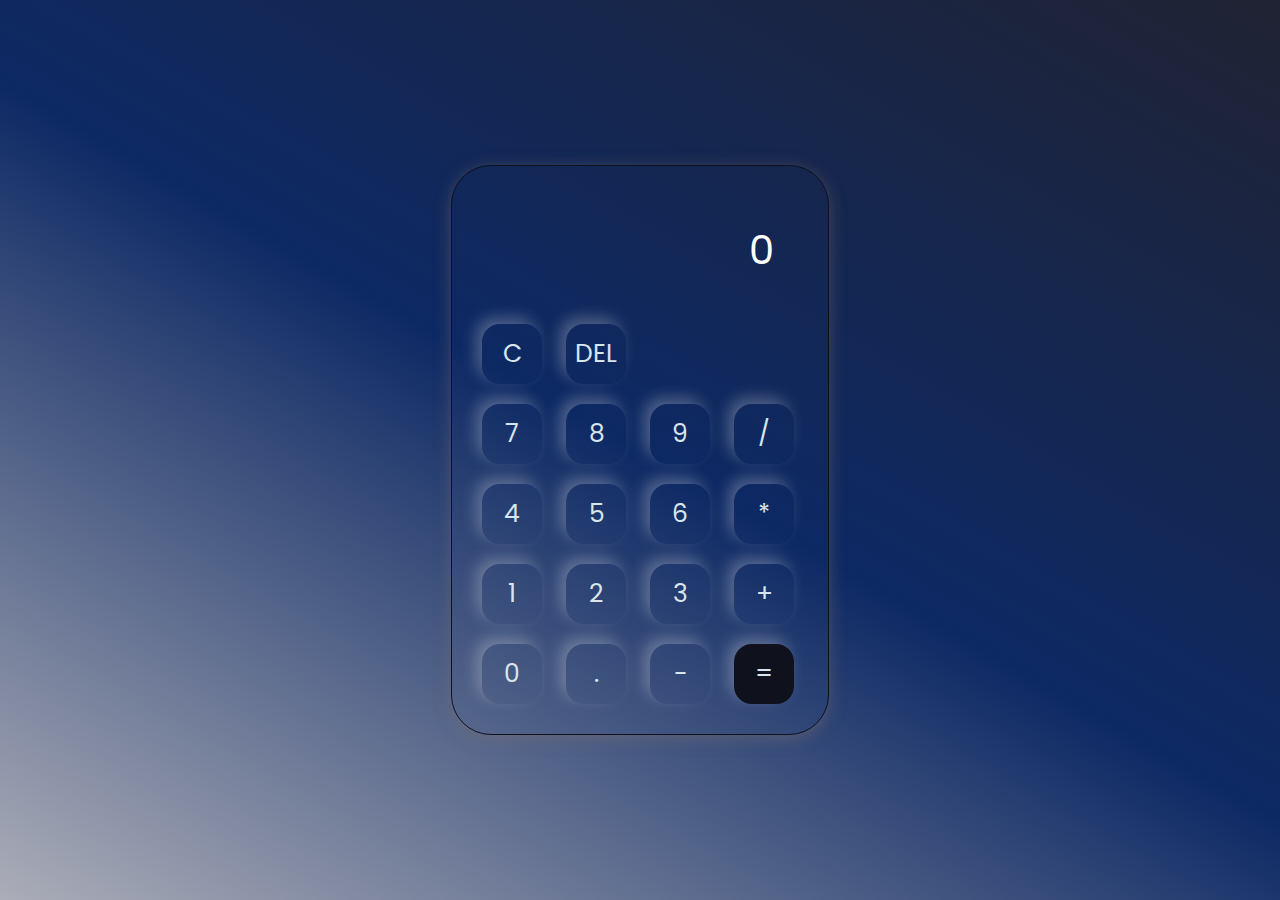
<file: calculator/index.html>
<!DOCTYPE html>
<html lang="en">
    <head>
        <meta charset="UTF-8">
        <meta http-equiv="X-UA-Compatible" content="IE=edge">
        <meta name="viewpoint" content="width=device-width,initial-scale=1">
        
        <title>Calculator</title>
        <link rel="stylesheet" href="style.css">
    </head>
    <body>
        <div class="claculator">
            <input type="text" placeholder="0" id="input1">
            <div>
                <button>C</button>
                <button>DEL</button>
                
               
            </div>
            
            <div>
                <button>7</button>
                <button>8</button>
                <button>9</button>
                <button>/</button>
               
            </div>
            <div>
                <button>4</button>
                <button>5</button>
                <button>6</button>
                <button>*</button>
               
            </div>
            <div>
                <button>1</button>
                <button>2</button>
                <button>3</button>
                <button>+</button>
               
            </div>
            <div>
                <button>0</button>
                <button>.</button>
                <button>-</button>
                <button class="equalB">=</button>
               
            </div>
        </div>

        <script src="script.js"></script>
    </body>
</html>
</file>
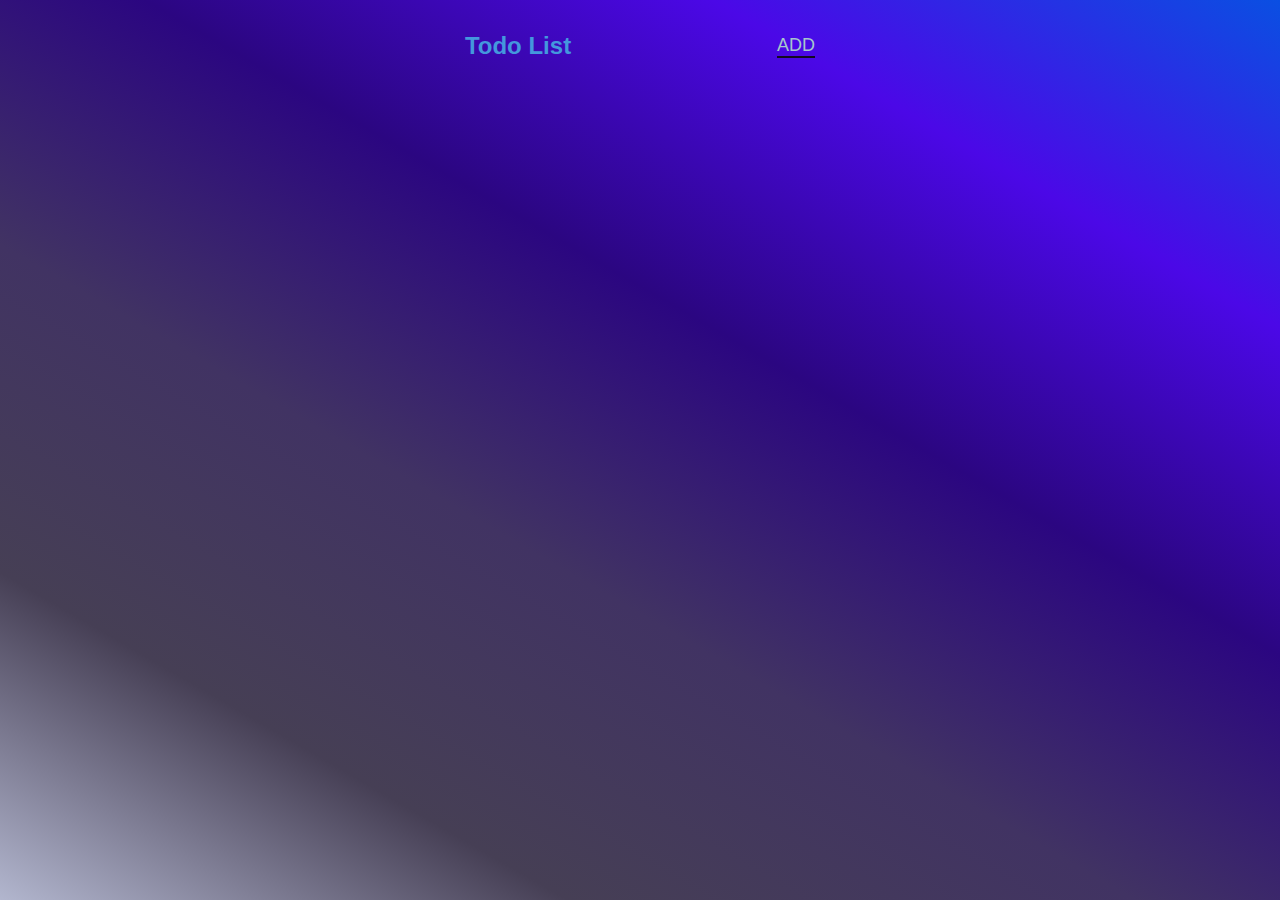
<file: Todo List/index.html>
<!DOCTYPE html>
<html lang="en">
<head>
	<meta charset="UTF-8">
	<meta http-equiv="X-UA-Compatible" content="IE=edge">
	<meta name="viewport" content="width=device-width, initial-scale=1.0">
	<title>TodoList</title>
	<link href="https://fonts.googleapis.com/icon?family=Material+Icons" rel="stylesheet">
	<link rel="stylesheet" href="main.css">
</head>
<body>

	<main>

		<div class="app">

			<header>
				<h2> Todo List </h2>
				<button id="create">Add</button>
			</header>

			<div class="todo-list" id="list">

				

			</div>

		</div>

	</main>

	<script src="main.js"></script>
</body>
</html>
</file>
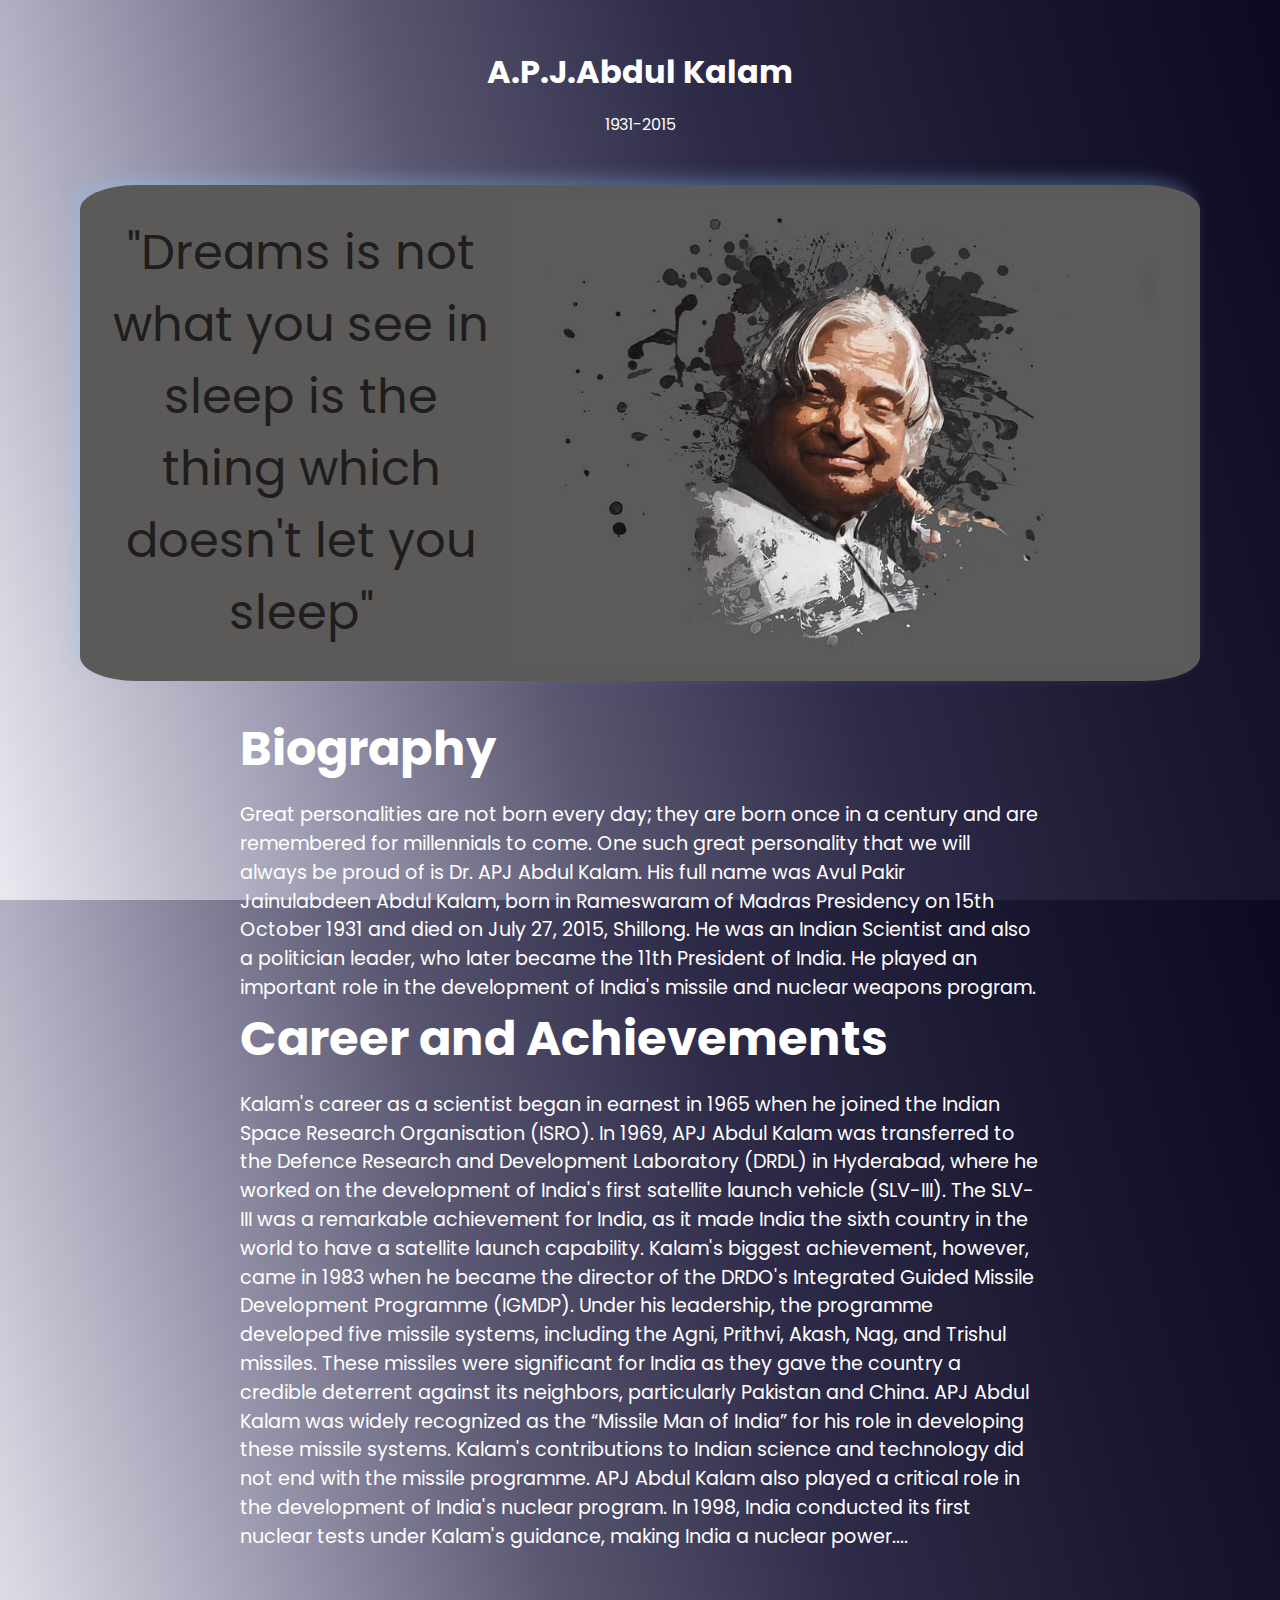
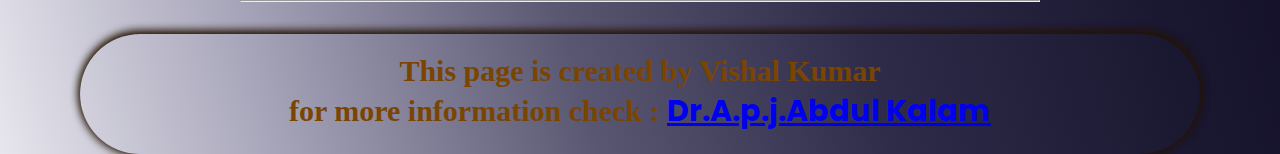
<file: Tribute Page/index.html>
<!DOCTYPE html>
<html lang="en">

<head>
    <meta charset="UTF-8">
    <meta name="viewport" content="width=device-width, initial-scale=1.0">
    <title>Tribute Page</title>
    <link rel="stylesheet" href="style.css">
</head>

<body>
    <header class="header">
        <h1 class="title">A.P.J.Abdul Kalam</h1>
        <p class="description">1931-2015</p>
    </header>
    <section class="tribute">
    <blockquote>
        "Dreams is not what you see in sleep is the thing which doesn't let you sleep"
    </blockquote>
    <img src="img/desktop-wallpaper-apj-abdul-kalam.jpg">
    </section>

    <section class="bio">
        <h2>Biography</h2>
        <p>Great personalities are not born every day; they are born once in a century and are remembered for
            millennials to come. One such great personality that we will always be proud of is Dr. APJ Abdul Kalam. His
            full name was Avul Pakir Jainulabdeen Abdul Kalam, born in Rameswaram of Madras Presidency on 15th October
            1931 and died on July 27, 2015, Shillong. He was an Indian Scientist and also a politician leader, who later
            became the 11th President of India. He played an important role in the development of India's missile and
            nuclear weapons program.</p>
            <h3>Career and Achievements</h3>
            <p>
                Kalam's career as a scientist began in earnest in 1965 when he joined the Indian Space Research Organisation (ISRO).
                In 1969, APJ Abdul Kalam was transferred to the Defence Research and Development Laboratory (DRDL) in Hyderabad, where he worked on the development of India's first satellite launch vehicle (SLV-III).
                The SLV-III was a remarkable achievement for India, as it made India the sixth country in the world to have a satellite launch capability.
                Kalam's biggest achievement, however, came in 1983 when he became the director of the DRDO's Integrated Guided Missile Development Programme (IGMDP).
                Under his leadership, the programme developed five missile systems, including the Agni, Prithvi, Akash, Nag, and Trishul missiles.
                These missiles were significant for India as they gave the country a credible deterrent against its neighbors, particularly Pakistan and China.
                APJ Abdul Kalam was widely recognized as the “Missile Man of India” for his role in developing these missile systems.
                Kalam's contributions to Indian science and technology did not end with the missile programme. APJ Abdul Kalam also played a critical role in the development of India's nuclear program.
                In 1998, India conducted its first nuclear tests under Kalam's guidance, making India a nuclear power....
            </p>
            <hr/>
    </section>
    <footer>
        This page is created by Vishal Kumar <br>
        for more information check : <a href="https://en.wikipedia.org/wiki/A._P._J._Abdul_Kalam" >Dr.A.p.j.Abdul Kalam</a>
    </footer>

</body>

</html>
</file>
<file: calculator/style.css>
@import url('https://fonts.googleapis.com/css2?family=Poppins:wght@700&display=swap');
*{
    margin: 0;
    padding: 0;
    box-sizing: border-box;
    font-family: 'Poppins', sans-serif;
}
body{ 
    width:100%;
    height: 100vh;
    display: grid;
    justify-content: center;
    align-items: center;
    background: linear-gradient(30deg,#abadb8,#0d2964,#202333);

}

.claculator{
    border: 1px solid #0f111d;
    padding: 20px;
    border-radius: 40px;
    background: transparent;
    box-shadow: 0px 3px 16px rgba(125, 112, 110, 0.5);
}

input{
    width: 300px;
    border: none;
    padding: 16px;
    margin: 18px;
    background: transparent;
    box-shadow: 0px 3px 16px rgbs(89, 89, 89, 0.1) ;
    font-size: 40px;
    text-align: right;
    cursor: pointer;
    color: #ffffff;
}

input::placeholder{
    color:#ffffff;
}
button{
    border: none;
    width: 60px;
    height: 60px;
    margin: 10px;
    border-radius: 30%;
    background: transparent;
    color: #d8e5eb;
    font-size: 25px;
    box-shadow: -6px -6px 16px rgba(234, 234, 234,0.3);
    cursor: pointer;
}

.equalB{
    background-color:#0f111d
}
</file>
<file: Todo List/main.css>
* {
	margin: 0;
	padding: 0;
	box-sizing: border-box;
	

	font-family: sans-serif;
}

button {
	appearance: none;
	background: none;
	outline: none;
	border: none;

	cursor: pointer;
}

body {
	background-color: #2914e7;
	color: #4498dd;
	background: linear-gradient(30deg,#b2b6ce,#463f55,#413363,#2b0681,#4b08e7,#0a4fe2);
	
}

main {
	min-height: 100vh;
	display: flex;
	justify-content: center;
	padding: 2rem 2.5rem;
}

.app{
	width: 100%;
	max-width: 762px;
}

.app header {
	display: flex;
	align-items: center;
	justify-content: space-evenly;
	margin-bottom: 0.5rem;
}

.app header h1 {
	color: #3ea4cc;
	font-size: 25px;
	font-weight: 420;
}

.app header button {
	color: #a6c6cc;
	font-size: 18px;
	border-bottom: 2px solid #130b20;
	text-transform: uppercase;
}

.item {
	display: flex;
	align-items: center;
	justify-content: space-between;
	padding: 1.6rem;
	border-radius: 31%;
	background-color: #86b9e2;
	box-shadow: -6px -6px 16px rgba(214, 225, 230, 0.8);
	margin-bottom: 1.5rem;
}

.item:last-of-type {
	margin-bottom: 0;
}

.item input[type="checkbox"] {
	margin-right: 1rem;
}

.item input[type="text"] {
	appearance: none;
	background: none;
	border: none;
	outline: none;
	font-weight: 400;
	color: #4918bd;
	font-size: 20px;
	flex: 1 1 0%;
	margin-right: 1rem;
}

.item input[type="text"]:not(:disabled) {
	border-bottom: 2px solid #fff;
}

.item.complete {
	opacity: 0.7;
}

.item.complete input[type="text"] {
	text-decoration: line-through;
}

.item:hover,
.item:focus-within {
	outline: 2px solid rgb(45, 35, 105);
}

.actions button {
	color: #cc0a0a;
	margin-right: 1rem;
	opacity: 0.8;
	transform: 0.1s;
}

.actions button.remove-btn {
	color: crimson;
}

.actions button:hover {
	opacity: 1;
}

.actions button:last-of-type {
	margin-right: 0;
}
</file>
<file: Tribute Page/style.css>
@import url('https://fonts.googleapis.com/css2?family=Poppins:wght@500&display=swap');

* {
    margin: 0;
    padding: 0;
    box-sizing: border-box;
    font-family: 'Poppins', sans-serif;
}

body {
    width: 100%;
    height: 100vh;
    display: grid;
    justify-content: center;
    align-items: center;
    color: #ffff;
    background: linear-gradient(75deg, #eae9f0, #a3a1b6, #5a5772, #2e2b49, #1a1730, #0e0922)
}

.container {
    max-width: 90rem;
    margin: 2rex auto;
    padding: 0px 2rem;
}

.header {
    padding: 2rem;
    margin: 1rem 0px;
    text-align: center;
}

header>.title {
    margin-bottom: 1rem;
}

.tribute {
    display: grid;
    grid-template-columns: 6fr 10fr;
    max-width: 70rem;
    margin: 0px auto;
    background: #5c5959;
    color: rgb(31, 29, 29);
    align-items: center;
    padding: 10px 10px 10px 1rem;
    box-shadow: -7px -7px 15px rgba(137, 200, 241, 0.3);
    border-radius: 5%;


}

.tribute blockquote {
    text-align: center;
    font-size: 3rem;
}

.tribute img {
    max-width: 100%;
}

.bio {
    margin: 2rem auto;
    padding: 0px;
    max-width: 50rem;
}

.bio>h2 {
    margin-bottom: 1rem;
    font-size: 3rem;
    line-height: 1.5;
}

.bio>p {
    font-size: 1.2rem;
    line-height: 1.5;
}

.bio>h3 {
    margin-bottom: 1rem;
    font-size: 3rem;
    line-height: 1.5;
}

.bio>p {
    font-size: 1.2rem;
    line-height: 1.5;
}

.bio>hr {
    margin-top: 3rem;
}

footer{
    border-radius: 100px;
    font-weight: bolder;
    font-size: 30px;
    font-family: cursive;
    padding: 20px;
    text-align: center;
    box-shadow: 0px -3px 10px rgb(36 20 0),0px 1px 10px rgb(36 20 0);
    color: rgb(122 69 0); 
}
</file>
